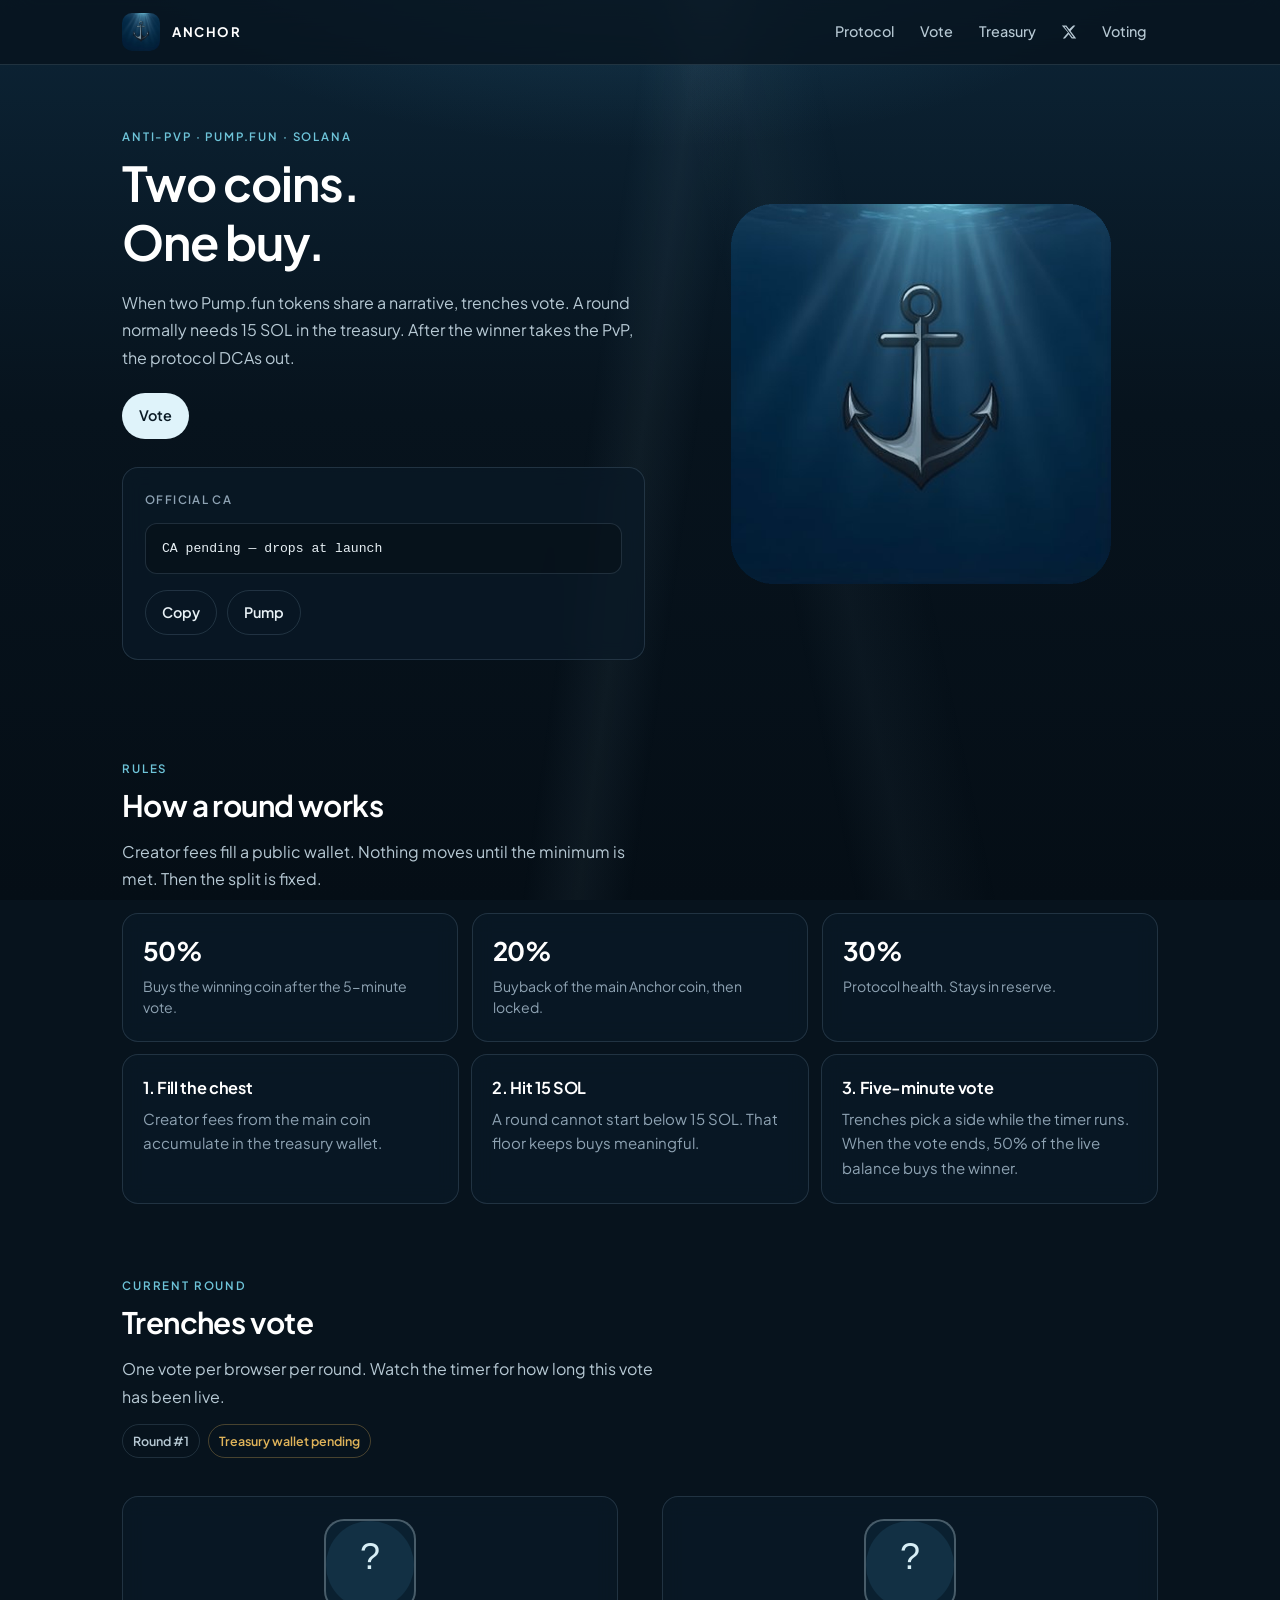
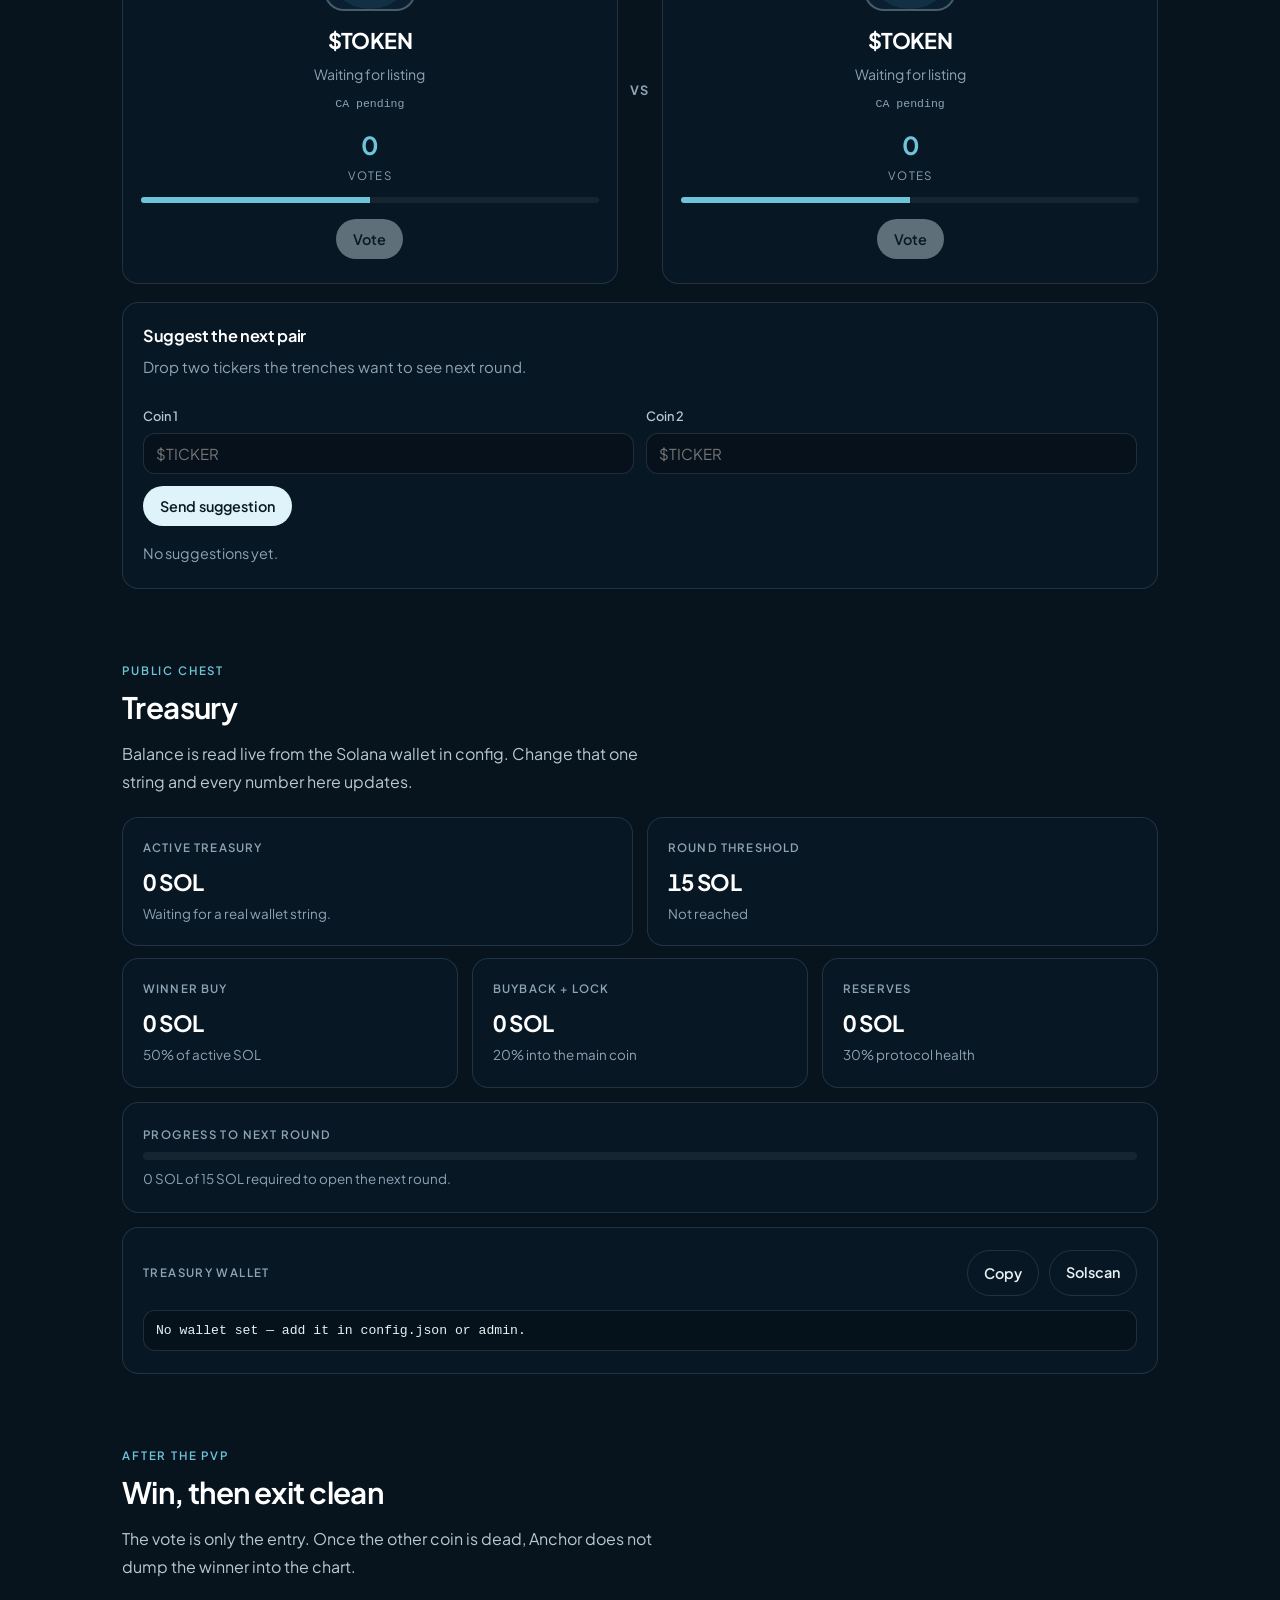
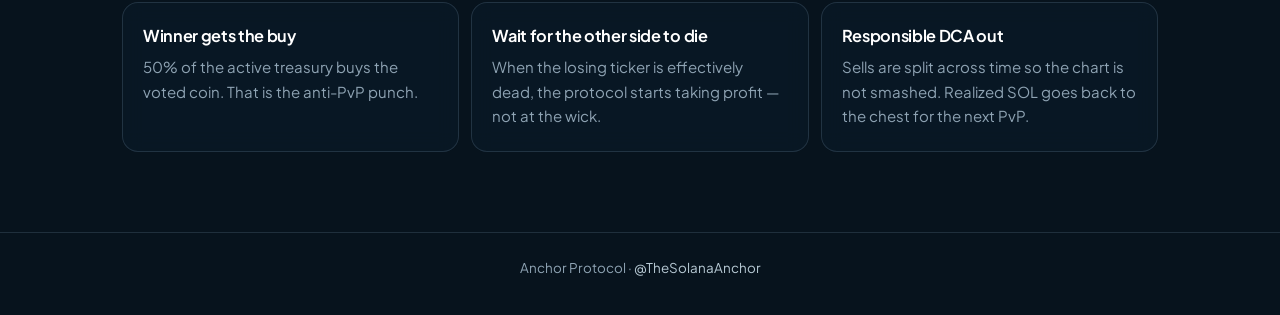
<file: index.html>
<!DOCTYPE html>
<html lang="en">
<head>
  <meta charset="UTF-8" />
  <meta name="viewport" content="width=device-width, initial-scale=1" />
  <title>Anchor Protocol</title>
  <meta name="description" content="Anti-PvP protocol on Pump.fun. Trenches vote. Treasury executes a 50 / 20 / 30 split once the chest holds 15 SOL." />
  <link rel="preconnect" href="https://fonts.googleapis.com" />
  <link rel="preconnect" href="https://fonts.gstatic.com" crossorigin />
  <link href="https://fonts.googleapis.com/css2?family=Plus+Jakarta+Sans:wght@400;500;600;700&display=swap" rel="stylesheet" />
  <link rel="stylesheet" href="styles.css" />
  <link rel="icon" type="image/png" href="assets/favicon.png" />
  <link rel="apple-touch-icon" href="assets/apple-touch.png" />
</head>
<body data-page="public">
  <div class="ocean-bg"></div>
  <div class="rays"></div>
  <div class="bubbles"></div>

  <header>
    <div class="nav">
      <a class="brand" href="#top">
        <img class="brand-mark" src="assets/logo-mark.png" alt="Anchor Protocol" />
        ANCHOR
      </a>
      <nav class="nav-links">
        <a href="#how">Protocol</a>
        <a href="#vote">Vote</a>
        <a href="#treasury">Treasury</a>
        <a class="x-link" href="https://x.com/TheSolanaAnchor" target="_blank" rel="noopener" aria-label="Anchor on X">
          <svg viewBox="0 0 24 24" aria-hidden="true"><path d="M18.244 2.25h3.308l-7.227 8.26 8.502 11.24H16.17l-4.714-6.231-5.401 6.231H2.74l7.726-8.835L1.254 2.25H8.08l4.253 5.622L18.244 2.25zm-1.161 17.52h1.833L7.084 4.126H5.117z"/></svg>
        </a>
        <a class="btn btn-primary" href="#vote">Voting</a>
      </nav>
      <button class="btn btn-ghost menu-btn" id="menu-btn" type="button">Menu</button>
    </div>
    <div class="mobile-menu" id="mobile-menu">
      <a href="#how">Protocol</a>
      <a href="#vote">Vote</a>
      <a href="#treasury">Treasury</a>
      <a href="https://x.com/TheSolanaAnchor" target="_blank" rel="noopener">X account</a>
    </div>
  </header>

  <main id="top">
    <section class="hero">
      <div>
        <p class="eyebrow">Anti-PvP · Pump.fun · Solana</p>
        <h1>Two coins.<br>One buy.</h1>
        <p class="lead">
          When two Pump.fun tokens share a narrative, trenches vote.
          A round normally needs 15 SOL in the treasury. After the winner takes the PvP, the protocol DCAs out.
        </p>
        <div class="hero-cta">
          <a class="btn btn-primary" href="#vote">Vote</a>
        </div>
        <div class="card ca-box" id="official-ca-wrap">
          <div class="k">Official CA</div>
          <code class="addr" id="official-ca"></code>
          <div class="ca-actions">
            <button class="btn btn-ghost" type="button" onclick="copyOfficialCa()">Copy</button>
            <a class="btn btn-ghost" id="official-pump" href="https://pump.fun" target="_blank" rel="noopener">Pump</a>
          </div>
        </div>
      </div>
      <div class="hero-art">
        <img src="assets/hero-icon.png" alt="Anchor Protocol mark" />
      </div>
    </section>

    <section id="how">
      <p class="eyebrow">Rules</p>
      <h2>How a round works</h2>
      <p class="lead">Creator fees fill a public wallet. Nothing moves until the minimum is met. Then the split is fixed.</p>

      <div class="split">
        <article class="card">
          <div class="pct">50%</div>
          <div class="lbl">Buys the winning coin after the 5-minute vote.</div>
        </article>
        <article class="card">
          <div class="pct">20%</div>
          <div class="lbl">Buyback of the main Anchor coin, then locked.</div>
        </article>
        <article class="card">
          <div class="pct">30%</div>
          <div class="lbl">Protocol health. Stays in reserve.</div>
        </article>
      </div>

      <div class="grid-3" style="margin-top:12px">
        <article class="card">
          <h3>1. Fill the chest</h3>
          <p>Creator fees from the main coin accumulate in the treasury wallet.</p>
        </article>
        <article class="card">
          <h3>2. Hit 15 SOL</h3>
          <p>A round cannot start below 15 SOL. That floor keeps buys meaningful.</p>
        </article>
        <article class="card">
          <h3>3. Five-minute vote</h3>
          <p>Trenches pick a side while the timer runs. When the vote ends, 50% of the live balance buys the winner.</p>
        </article>
      </div>
    </section>

    <section id="vote">
      <p class="eyebrow">Current round</p>
      <h2>Trenches vote</h2>
      <p class="lead">One vote per browser per round. Watch the timer for how long this vote has been live.</p>
      <div class="round-meta" id="round-meta"></div>
      <div class="timer-row" id="timer-row"></div>
      <p class="narrative" id="narrative-text"></p>
      <div class="arena" id="vote-arena"></div>

      <div class="card" style="margin-top:18px">
        <h3>Suggest the next pair</h3>
        <p style="color:var(--muted);margin:8px 0 14px">Drop two tickers the trenches want to see next round.</p>
        <form id="suggest-form" class="pair-form">
          <div>
            <label>Coin 1</label>
            <input id="suggest-a" type="text" maxlength="32" placeholder="$TICKER" />
          </div>
          <div>
            <label>Coin 2</label>
            <input id="suggest-b" type="text" maxlength="32" placeholder="$TICKER" />
          </div>
          <div style="grid-column:1 / -1">
            <button class="btn btn-primary" type="submit">Send suggestion</button>
          </div>
        </form>
        <div id="suggest-list" style="margin-top:16px"></div>
      </div>
    </section>

    <section id="treasury">
      <p class="eyebrow">Public chest</p>
      <h2>Treasury</h2>
      <p class="lead">Balance is read live from the Solana wallet in config. Change that one string and every number here updates.</p>

      <div class="stats">
        <article class="card stat">
          <div class="k">Active treasury</div>
          <div class="v" id="treasury-sol">—</div>
          <div class="s" id="treasury-status">Reading chain…</div>
        </article>
        <article class="card stat">
          <div class="k">Round threshold</div>
          <div class="v">15 SOL</div>
          <div class="s" id="threshold-label">Minimum to open a vote</div>
        </article>
      </div>

      <div class="split" style="margin-top:12px">
        <article class="card stat">
          <div class="k">Winner buy</div>
          <div class="v" id="split-buy">—</div>
          <div class="s">50% of active SOL</div>
        </article>
        <article class="card stat">
          <div class="k">Buyback + lock</div>
          <div class="v" id="split-lock">—</div>
          <div class="s">20% into the main coin</div>
        </article>
        <article class="card stat">
          <div class="k">Reserves</div>
          <div class="v" id="split-reserve">—</div>
          <div class="s">30% protocol health</div>
        </article>
      </div>

      <div class="card threshold">
        <div class="k" style="font-size:0.72rem;letter-spacing:.12em;text-transform:uppercase;color:var(--muted);font-weight:600">Progress to next round</div>
        <div class="track"><i id="threshold-bar"></i></div>
        <p class="s" id="threshold-copy" style="margin-top:8px;color:var(--muted);font-size:0.84rem"></p>
      </div>

      <div class="card wallet-box">
        <div class="wallet-top">
          <div class="k" style="font-size:0.72rem;letter-spacing:.12em;text-transform:uppercase;color:var(--muted);font-weight:600">Treasury wallet</div>
          <div class="wallet-actions">
            <button class="btn btn-ghost" type="button" onclick="copyWallet()">Copy</button>
            <a class="btn btn-ghost" id="solscan-link" href="https://solscan.io" target="_blank" rel="noopener">Solscan</a>
          </div>
        </div>
        <code class="addr" id="treasury-wallet">—</code>
      </div>
    </section>

    <section id="after">
      <p class="eyebrow">After the PvP</p>
      <h2>Win, then exit clean</h2>
      <p class="lead">The vote is only the entry. Once the other coin is dead, Anchor does not dump the winner into the chart.</p>
      <div class="grid-3">
        <article class="card">
          <h3>Winner gets the buy</h3>
          <p>50% of the active treasury buys the voted coin. That is the anti-PvP punch.</p>
        </article>
        <article class="card">
          <h3>Wait for the other side to die</h3>
          <p>When the losing ticker is effectively dead, the protocol starts taking profit — not at the wick.</p>
        </article>
        <article class="card">
          <h3>Responsible DCA out</h3>
          <p>Sells are split across time so the chart is not smashed. Realized SOL goes back to the chest for the next PvP.</p>
        </article>
      </div>
    </section>
  </main>

  <footer>
    Anchor Protocol
    · <a href="https://x.com/TheSolanaAnchor" target="_blank" rel="noopener">@TheSolanaAnchor</a>
  </footer>

  <div class="toast" id="toast"></div>
  <script src="app.js"></script>
</body>
</html>
</file>
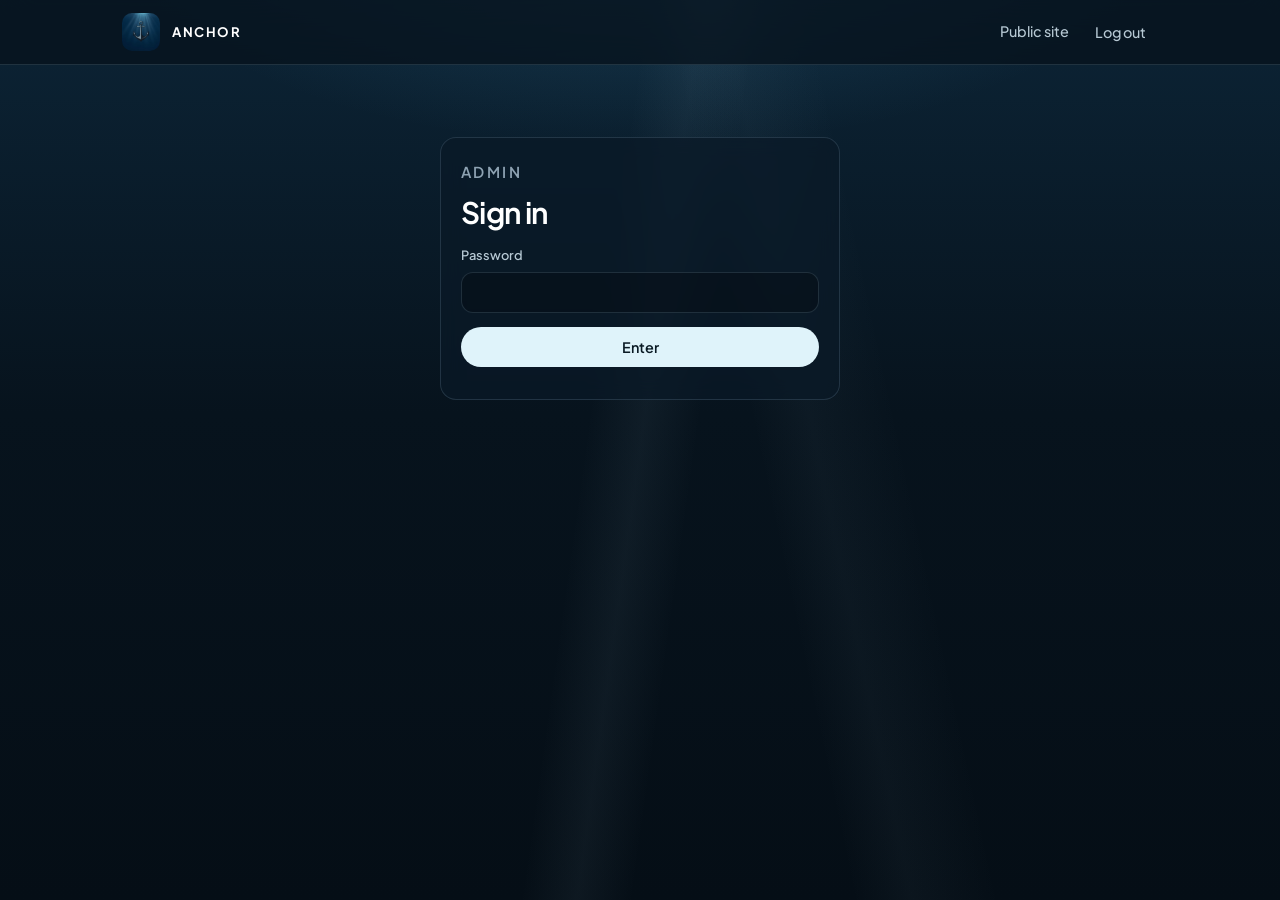
<file: admin.html>
<!DOCTYPE html>
<html lang="en">
<head>
  <meta charset="UTF-8" />
  <meta name="viewport" content="width=device-width, initial-scale=1" />
  <title>Admin — Anchor Protocol</title>
  <link rel="preconnect" href="https://fonts.googleapis.com" />
  <link rel="preconnect" href="https://fonts.gstatic.com" crossorigin />
  <link href="https://fonts.googleapis.com/css2?family=Plus+Jakarta+Sans:wght@400;500;600;700&display=swap" rel="stylesheet" />
  <link rel="stylesheet" href="styles.css" />
  <link rel="icon" type="image/png" href="assets/favicon.png" />
</head>
<body data-page="admin">
  <div class="ocean-bg"></div>
  <div class="rays"></div>
  <div class="bubbles"></div>

  <header>
    <div class="nav">
      <a class="brand" href="index.html">
        <img class="brand-mark" src="assets/logo-mark.png" alt="Anchor Protocol" />
        ANCHOR
      </a>
      <nav class="nav-links">
        <a href="index.html">Public site</a>
        <button class="linkish" id="logout-btn" type="button">Log out</button>
      </nav>
    </div>
  </header>

  <div class="admin-wrap">
    <div id="admin-login" class="card login-card">
      <p class="eyebrow">Admin</p>
      <h2>Sign in</h2>
      <form id="login-form">
        <label for="admin-pw">Password</label>
        <input id="admin-pw" type="password" autocomplete="current-password" required />
        <button class="btn btn-primary" type="submit" style="margin-top:14px;width:100%">Enter</button>
        <p id="login-msg" class="msg"></p>
      </form>
    </div>

    <div id="admin-panel" style="display:none">
      <p class="eyebrow">Control</p>
      <h2>Round setup</h2>
      <p class="lead" style="margin-bottom:18px">Paste the treasury wallet. Start and end the vote yourself. The public timer only shows how long the round has been live.</p>

      <form id="save-form">
        <div class="card" style="margin-bottom:12px">
          <h3>Treasury wallet</h3>
          <label>Treasury wallet</label>
          <input id="wallet" type="text" placeholder="Paste the protocol treasury pubkey" />
          <label>Official coin CA</label>
          <input id="official-ca-input" type="text" placeholder="Paste the main coin contract as soon as it launches" />
          <p style="margin-top:10px;color:var(--muted);font-size:0.86rem">
            Split is fixed: 50% winner buy · 20% buyback + lock · 30% reserves. Default floor is 15 SOL.
          </p>
        </div>

        <div class="pair-form">
          <div class="card">
            <h3>Token A</h3>
            <label>Ticker</label>
            <input id="ticker-a" type="text" placeholder="WAVE" />
            <label>Name</label>
            <input id="name-a" type="text" />
            <label>Contract address</label>
            <input id="ca-a" type="text" />
            <label>Pump.fun URL</label>
            <input id="pump-a" type="url" />
            <label>Image</label>
            <input id="img-a" type="file" accept="image/*" />
            <img id="prev-a" class="preview" alt="" style="display:none" />
          </div>
          <div class="card">
            <h3>Token B</h3>
            <label>Ticker</label>
            <input id="ticker-b" type="text" placeholder="TIDE" />
            <label>Name</label>
            <input id="name-b" type="text" />
            <label>Contract address</label>
            <input id="ca-b" type="text" />
            <label>Pump.fun URL</label>
            <input id="pump-b" type="url" />
            <label>Image</label>
            <input id="img-b" type="file" accept="image/*" />
            <img id="prev-b" class="preview" alt="" style="display:none" />
          </div>
        </div>

        <div class="card" style="margin-top:12px">
          <label>Narrative</label>
          <textarea id="narrative" placeholder="Why these two coins are in the same fight."></textarea>
          <label style="display:flex;align-items:center;gap:8px;margin-top:16px">
            <input id="override-threshold" type="checkbox" style="width:auto" />
            Override 15 SOL floor and allow this vote to start anyway
          </label>
        </div>

        <div style="display:flex;gap:8px;flex-wrap:wrap;margin-top:16px">
          <button class="btn btn-primary" type="submit">Save wallet + pair</button>
          <button class="btn btn-ghost" type="button" id="start-round">Start vote</button>
          <button class="btn btn-ghost" type="button" id="close-round">End vote</button>
          <button class="btn btn-ghost" type="button" id="reset-round">Reset coins + round</button>
        </div>
        <p id="save-msg" class="msg"></p>
      </form>

      <div class="card" style="margin-top:16px">
        <h3>Next-round suggestions</h3>
        <p style="color:var(--muted);margin:8px 0 12px;font-size:0.9rem">Pairs submitted on the public page.</p>
        <div id="admin-suggest-list"></div>
        <button class="btn btn-ghost" type="button" id="clear-suggestions" style="margin-top:12px">Delete all suggestions</button>
      </div>
    </div>
  </div>

  <div class="toast" id="toast"></div>
  <script src="app.js"></script>
</body>
</html>
</file>
<file: styles.css>
:root {
  --bg: #07131d;
  --bg-2: #0b1c2a;
  --panel: rgba(10, 26, 40, 0.72);
  --line: rgba(160, 200, 220, 0.16);
  --text: #e8f1f6;
  --muted: #8ea3b3;
  --soft: #b7c9d4;
  --accent: #6ec4d9;
  --ok: #4ad6a3;
  --warn: #e0b45a;
  --bad: #e07070;
  --radius: 16px;
}

* { box-sizing: border-box; margin: 0; padding: 0; }
html { scroll-behavior: smooth; }
html, body { min-height: 100%; }
body {
  font-family: "Plus Jakarta Sans", Inter, system-ui, sans-serif;
  color: var(--text);
  background: var(--bg);
  line-height: 1.65;
  overflow-x: hidden;
  font-size: 16px;
  letter-spacing: 0;
}

.ocean-bg {
  position: fixed;
  inset: 0;
  z-index: -2;
  background:
    radial-gradient(ellipse 70% 42% at 50% -8%, rgba(70, 150, 190, 0.22), transparent 58%),
    linear-gradient(180deg, #0c2436 0%, #07131d 46%, #050e16 100%);
}
.rays {
  position: fixed;
  inset: 0;
  z-index: -1;
  pointer-events: none;
  background:
    linear-gradient(98deg, transparent 46%, rgba(180, 220, 240, 0.05) 50%, transparent 54%),
    linear-gradient(78deg, transparent 58%, rgba(180, 220, 240, 0.035) 62%, transparent 68%);
}
.bubbles { position: fixed; inset: 0; z-index: -1; pointer-events: none; overflow: hidden; }
.bubbles span {
  position: absolute;
  bottom: -24px;
  border-radius: 50%;
  background: rgba(180, 220, 240, 0.14);
  animation: rise linear infinite;
}
@keyframes rise {
  0% { transform: translateY(0); opacity: 0; }
  12% { opacity: .45; }
  100% { transform: translateY(-105vh); opacity: 0; }
}

a { color: var(--accent); text-decoration: none; }
a:hover { color: #fff; }

header {
  position: sticky;
  top: 0;
  z-index: 40;
  background: rgba(7, 19, 29, 0.78);
  backdrop-filter: blur(16px);
  border-bottom: 1px solid var(--line);
}
.nav {
  max-width: 1080px;
  margin: 0 auto;
  padding: 12px 22px;
  display: flex;
  align-items: center;
  gap: 16px;
}
.brand {
  display: flex;
  align-items: center;
  gap: 12px;
  color: #fff;
  font-weight: 700;
  letter-spacing: 0.12em;
  font-size: 0.82rem;
}
.brand-mark {
  width: 38px;
  height: 38px;
  border-radius: 10px;
  object-fit: cover;
  display: block;
  flex: 0 0 38px;
}
.x-link {
  width: 38px;
  height: 38px;
  display: inline-flex;
  align-items: center;
  justify-content: center;
  border-radius: 10px;
  color: var(--soft);
  padding: 0 !important;
}
.x-link svg { width: 16px; height: 16px; fill: currentColor; }
.x-link:hover { color: #fff; background: rgba(255,255,255,0.05); }
.nav-links {
  margin-left: auto;
  display: flex;
  align-items: center;
  gap: 2px;
}
.nav-links a, .nav-links button.linkish {
  color: var(--soft);
  padding: 8px 12px;
  border-radius: 999px;
  font-size: 0.9rem;
  font-weight: 500;
  background: none;
  border: 0;
  cursor: pointer;
  font-family: inherit;
}
.nav-links a:hover, .nav-links button.linkish:hover {
  color: #fff;
  background: rgba(255,255,255,0.05);
}

.btn {
  display: inline-flex;
  align-items: center;
  justify-content: center;
  gap: 8px;
  border: 1px solid transparent;
  border-radius: 999px;
  padding: 10px 16px;
  font-weight: 600;
  font-size: 0.9rem;
  cursor: pointer;
  font-family: inherit;
  transition: 0.15s ease;
}
.btn-primary {
  background: #dff3fa;
  color: #0a1a24;
}
.btn-primary:hover { filter: brightness(0.96); }
.btn-ghost {
  background: transparent;
  border-color: var(--line);
  color: var(--text);
}
.btn-ghost:hover { background: rgba(255,255,255,0.04); }
.btn:disabled { opacity: 0.4; cursor: not-allowed; }

main { max-width: 1080px; margin: 0 auto; padding: 0 22px 72px; }
section { padding: 64px 0 8px; }
.eyebrow {
  font-size: 0.72rem;
  letter-spacing: 0.16em;
  text-transform: uppercase;
  color: var(--accent);
  font-weight: 600;
  margin-bottom: 8px;
}
h1, h2, h3 { color: #fff; font-weight: 650; letter-spacing: -0.02em; }
h1 { font-size: clamp(2rem, 4.4vw, 3rem); line-height: 1.22; margin-bottom: 18px; }
h2 { font-size: clamp(1.35rem, 2.4vw, 1.85rem); margin-bottom: 14px; line-height: 1.3; }
h3 { font-size: 1.02rem; line-height: 1.35; margin-bottom: 8px; }
p.lead { color: var(--soft); max-width: 540px; line-height: 1.7; }

.hero {
  display: grid;
  grid-template-columns: 1.05fr 0.95fr;
  gap: 40px;
  align-items: center;
  padding-top: 36px;
  min-height: 70vh;
}
.hero-art {
  justify-self: center;
  width: min(100%, 380px);
}
.hero-art img {
  width: 100%;
  height: auto;
  display: block;
  border-radius: 28px;
}
.hero-cta { display: flex; gap: 10px; flex-wrap: wrap; margin-top: 22px; }

.grid-3 { display: grid; grid-template-columns: repeat(3, 1fr); gap: 12px; margin-top: 22px; }
.card {
  background: var(--panel);
  border: 1px solid var(--line);
  border-radius: var(--radius);
  padding: 22px 20px;
  backdrop-filter: blur(10px);
}
.card p { color: var(--muted); font-size: 0.94rem; }
.split { display: grid; grid-template-columns: repeat(3, 1fr); gap: 14px; margin-top: 20px; }
.split .pct { font-size: 1.6rem; font-weight: 700; color: #fff; letter-spacing: -0.02em; line-height: 1.2; }
.split .lbl { color: var(--muted); font-size: 0.88rem; margin-top: 10px; line-height: 1.5; }

.arena {
  display: grid;
  grid-template-columns: 1fr auto 1fr;
  gap: 12px;
  margin-top: 22px;
  align-items: stretch;
}
.token-card { text-align: center; padding: 24px 18px; }
.token-logo {
  width: 88px;
  height: 88px;
  border-radius: 18px;
  object-fit: cover;
  margin: 0 auto 14px;
  display: block;
  box-shadow: 0 0 0 2px rgba(190,220,235,0.35);
  background: #0a2030;
}
.ticker { font-size: 1.35rem; font-weight: 700; color: #fff; letter-spacing: -0.03em; }
.token-name { color: var(--muted); font-size: 0.88rem; margin: 4px 0 8px; }
.ca {
  font-family: ui-monospace, SFMono-Regular, Menlo, monospace;
  font-size: 0.72rem;
  color: var(--muted);
  word-break: break-all;
  margin-bottom: 12px;
}
.votes-num { font-size: 1.55rem; font-weight: 700; color: var(--accent); letter-spacing: -0.04em; }
.votes-label { font-size: 0.72rem; letter-spacing: 0.1em; text-transform: uppercase; color: var(--muted); }
.bar {
  height: 6px;
  border-radius: 99px;
  background: rgba(255,255,255,0.06);
  margin: 12px 0 16px;
  overflow: hidden;
}
.bar > i {
  display: block;
  height: 100%;
  width: 0;
  background: var(--accent);
  transition: width .4s ease;
}
.vs {
  align-self: center;
  color: var(--muted);
  font-size: 0.8rem;
  font-weight: 700;
  letter-spacing: 0.14em;
}
.narrative { margin-top: 14px; color: var(--muted); font-size: 0.92rem; }
.round-meta {
  display: flex;
  flex-wrap: wrap;
  gap: 8px;
  margin-top: 14px;
}
.timer-row {
  display: grid;
  grid-template-columns: 1fr;
  gap: 12px;
  margin-top: 16px;
  max-width: 320px;
}
.timer-card .clock {
  font-size: 2rem;
  font-weight: 700;
  letter-spacing: -0.03em;
  font-variant-numeric: tabular-nums;
  margin-top: 10px;
  color: #fff;
}
.pill {
  font-size: 0.78rem;
  font-weight: 600;
  padding: 6px 10px;
  border-radius: 999px;
  border: 1px solid var(--line);
  color: var(--soft);
}
.pill.ok { color: var(--ok); border-color: rgba(74,214,163,.3); }
.pill.wait { color: var(--warn); border-color: rgba(224,180,90,.3); }
.pill.lock { color: var(--bad); border-color: rgba(224,112,112,.3); }

.stats {
  display: grid;
  grid-template-columns: repeat(2, 1fr);
  gap: 14px;
  margin-top: 22px;
}
.stat .k {
  font-size: 0.72rem;
  letter-spacing: 0.1em;
  text-transform: uppercase;
  color: var(--muted);
  font-weight: 600;
  line-height: 1.4;
}
.stat .v {
  font-size: 1.4rem;
  font-weight: 700;
  color: #fff;
  margin-top: 12px;
  letter-spacing: -0.02em;
  line-height: 1.25;
  font-variant-numeric: tabular-nums;
}
.stat .s { font-size: 0.84rem; color: var(--muted); margin-top: 8px; line-height: 1.45; }

.ca-box {
  margin-top: 28px;
  display: flex;
  flex-direction: column;
  gap: 0;
  padding: 22px 22px 24px;
}
.ca-box .k {
  font-size: 0.72rem;
  letter-spacing: 0.12em;
  text-transform: uppercase;
  color: var(--muted);
  font-weight: 600;
  margin: 0 0 14px;
}
.ca-box .addr {
  margin: 0 0 16px;
  padding: 14px 16px;
  line-height: 1.6;
}
.ca-actions {
  display: flex;
  gap: 10px;
  margin: 0;
}
.wallet-box {
  margin-top: 14px;
  display: flex;
  flex-direction: column;
  gap: 14px;
}
.wallet-top {
  display: flex;
  align-items: center;
  justify-content: space-between;
  gap: 12px;
  flex-wrap: wrap;
}
.wallet-actions { display: flex; gap: 10px; flex-wrap: wrap; }
.addr {
  display: block;
  width: 100%;
  font-family: ui-monospace, SFMono-Regular, Menlo, monospace;
  font-size: 0.82rem;
  line-height: 1.45;
  color: var(--text);
  background: rgba(0,0,0,0.22);
  border: 1px solid var(--line);
  border-radius: 12px;
  padding: 10px 12px;
  overflow-wrap: anywhere;
  word-break: break-all;
}

.threshold {
  margin-top: 14px;
}
.track {
  height: 8px;
  border-radius: 99px;
  background: rgba(255,255,255,0.06);
  overflow: hidden;
  margin-top: 8px;
}
.track > i {
  display: block;
  height: 100%;
  background: var(--accent);
  width: 0;
  transition: width .4s ease;
}

footer {
  border-top: 1px solid var(--line);
  padding: 24px 22px 36px;
  text-align: center;
  color: var(--muted);
  font-size: 0.84rem;
}
footer a { color: var(--soft); }

.admin-wrap { max-width: 860px; margin: 36px auto 72px; padding: 0 20px; }
.login-card { max-width: 400px; margin: 72px auto; }
label { display: block; font-size: 0.8rem; color: var(--soft); margin: 12px 0 6px; font-weight: 550; }
input[type="text"], input[type="password"], input[type="number"], input[type="url"], textarea {
  width: 100%;
  background: rgba(0,0,0,0.25);
  border: 1px solid var(--line);
  color: #fff;
  border-radius: 12px;
  padding: 10px 12px;
  font-family: inherit;
  font-size: 0.94rem;
}
textarea { min-height: 78px; resize: vertical; }
.pair-form { display: grid; grid-template-columns: 1fr 1fr; gap: 12px; }
.preview {
  width: 72px; height: 72px; border-radius: 16px;
  object-fit: cover; margin-top: 8px;
  box-shadow: 0 0 0 2px rgba(190,220,235,0.35);
}
.msg { margin-top: 10px; font-size: 0.88rem; }
.msg.ok { color: var(--ok); }
.msg.err { color: var(--bad); }
.toast {
  position: fixed; bottom: 20px; right: 20px;
  background: #102433;
  border: 1px solid var(--line);
  padding: 10px 14px;
  border-radius: 12px;
  display: none;
  z-index: 80;
  font-size: 0.9rem;
}
.menu-btn { display: none; }
.mobile-menu { display: none; flex-direction: column; padding: 8px 22px 14px; }
.mobile-menu.open { display: flex; }
.mobile-menu a { padding: 8px 0; color: var(--text); }
.empty-vote { text-align: center; padding: 40px 16px; color: var(--muted); }

@media (max-width: 860px) {
  .hero, .arena, .grid-3, .split, .stats, .pair-form, .timer-row { grid-template-columns: 1fr; }
  .nav-links { display: none; }
  .menu-btn { display: inline-flex; margin-left: auto; }
  .vs { text-align: center; padding: 4px 0; }
}
</file>
